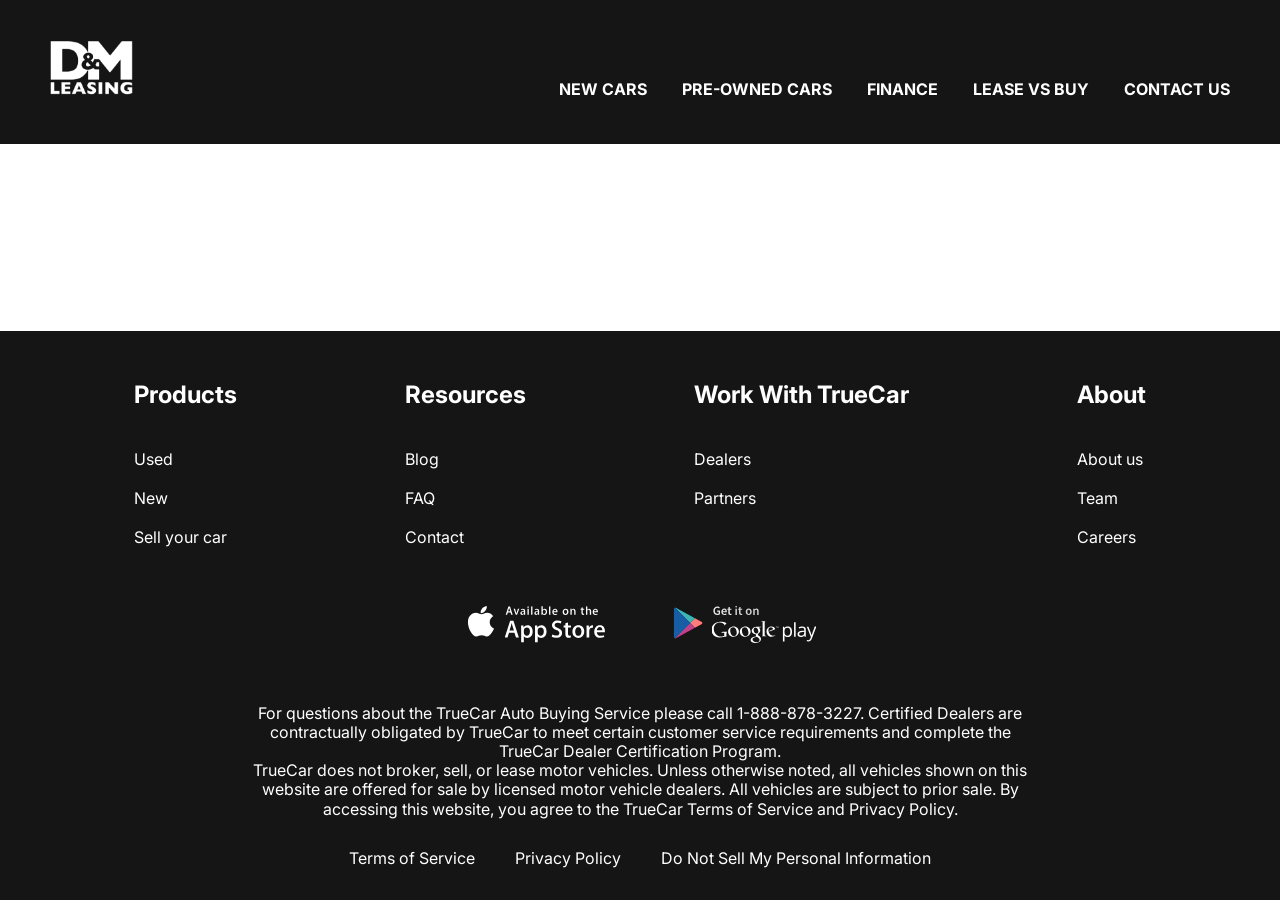
<file: contact.html>
<!doctype html>
<html lang="en">
  <head>
    <meta charset="UTF-8" />
    <meta name="viewport" content="width=device-width, initial-scale=1.0" />
    <link rel="stylesheet" href="css/style.css" />
    <link rel="preconnect" href="https://fonts.googleapis.com" />
    <link rel="preconnect" href="https://fonts.gstatic.com" crossorigin />
    <link
      rel="stylesheet"
      href="https://fonts.googleapis.com/css2?family=Inter:wght@400;700&display=swap"
    />
    <title>Lease cars</title>
  </head>
  <body>
    <div class="wrapper">
      <header class="header">
        <div class="container">
          <div class="header__inner">
            <a href="#" class="logo">
              <img src="images/logo.svg" alt="logo" class="logo__img" />
            </a>
            <nav class="menu">
              <ul class="menu__list">
                <li class="menu__List-item">
                  <a href="#" class="menu__list-link">NEW CARS</a>
                </li>
                <li class="menu__List-item">
                  <a href="#" class="menu__list-link">PRE-OWNED CARS</a>
                </li>
                <li class="menu__List-item">
                  <a href="#" class="menu__list-link">FINANCE</a>
                </li>
                <li class="menu__List-item">
                  <a href="#" class="menu__list-link">LEASE VS BUY</a>
                </li>
                <li class="menu__List-item">
                  <a href="#" class="menu__list-link">CONTACT US</a>
                </li>
              </ul>
            </nav>
          </div>
        </div>
      </header>

      <main class="main"></main>

      <footer class="footer">
        <div class="container">
          <nav class="footer__menu">
            <ul class="footer__menu-list">
              <li class="footer__menu-item">
                <p class="footer__menu-title">Products</p>
              </li>
              <li class="footer__menu-item">
                <a href="#" class="footer__menu-link">Used</a>
              </li>
              <li class="footer__menu-item">
                <a href="#" class="footer__menu-link">New</a>
              </li>
              <li class="footer__menu-item">
                <a href="#" class="footer__menu-link">Sell your car</a>
              </li>
            </ul>
            <ul class="footer__menu-list">
              <li class="footer__menu-item">
                <p class="footer__menu-title">Resources</p>
              </li>
              <li class="footer__menu-item">
                <a href="#" class="footer__menu-link">Blog</a>
              </li>
              <li class="footer__menu-item">
                <a href="#" class="footer__menu-link">FAQ</a>
              </li>
              <li class="footer__menu-item">
                <a href="#" class="footer__menu-link">Contact</a>
              </li>
            </ul>
            <ul class="footer__menu-list">
              <li class="footer__menu-item">
                <p class="footer__menu-title">Work With TrueCar</p>
              </li>
              <li class="footer__menu-item">
                <a href="#" class="footer__menu-link">Dealers</a>
              </li>
              <li class="footer__menu-item">
                <a href="#" class="footer__menu-link">Partners</a>
              </li>
            </ul>
            <ul class="footer__menu-list">
              <li class="footer__menu-item">
                <p class="footer__menu-title">About</p>
              </li>
              <li class="footer__menu-item">
                <a href="#" class="footer__menu-link">About us</a>
              </li>
              <li class="footer__menu-item">
                <a href="#" class="footer__menu-link">Team</a>
              </li>
              <li class="footer__menu-item">
                <a href="#" class="footer__menu-link">Careers</a>
              </li>
            </ul>
          </nav>

          <ul class="app">
            <li class="app__item">
              <a href="" class="app__item-link" href="#">
                <img
                  class="app__item-img"
                  src="images/appstore.svg"
                  alt="app store"
                />
              </a>
            </li>
            <li class="app__item">
              <a href="" class="app__item-link" href="#">
                <img
                  class="app__item-img"
                  src="images/googleplay.svg"
                  alt="app store"
                />
              </a>
            </li>
          </ul>

          <div class="footer__copy">
            <p class="footer__copy-text">
              For questions about the TrueCar Auto Buying Service please call
              1-888-878-3227. Certified Dealers are contractually obligated by
              TrueCar to meet certain customer service requirements and complete
              the TrueCar Dealer Certification Program.
            </p>
            <p class="footer__copy-text">
              TrueCar does not broker, sell, or lease motor vehicles. Unless
              otherwise noted, all vehicles shown on this website are offered
              for sale by licensed motor vehicle dealers. All vehicles are
              subject to prior sale. By accessing this website, you agree to the
              TrueCar Terms of Service and Privacy Policy.
            </p>
          </div>

          <nav class="copy__nav">
            <ul class="copy__nav-list">
              <li class="copy__nav-item">
                <a href="#" class="copy__nav-link">Terms of Service</a>
              </li>
              <li class="copy__nav-item">
                <a href="#" class="copy__nav-link">Privacy Policy</a>
              </li>
              <li class="copy__nav-item">
                <a href="#" class="copy__nav-link"
                  >Do Not Sell My Personal Information</a
                >
              </li>
            </ul>
          </nav>
        </div>
      </footer>
    </div>
  </body>
</html>
</file>
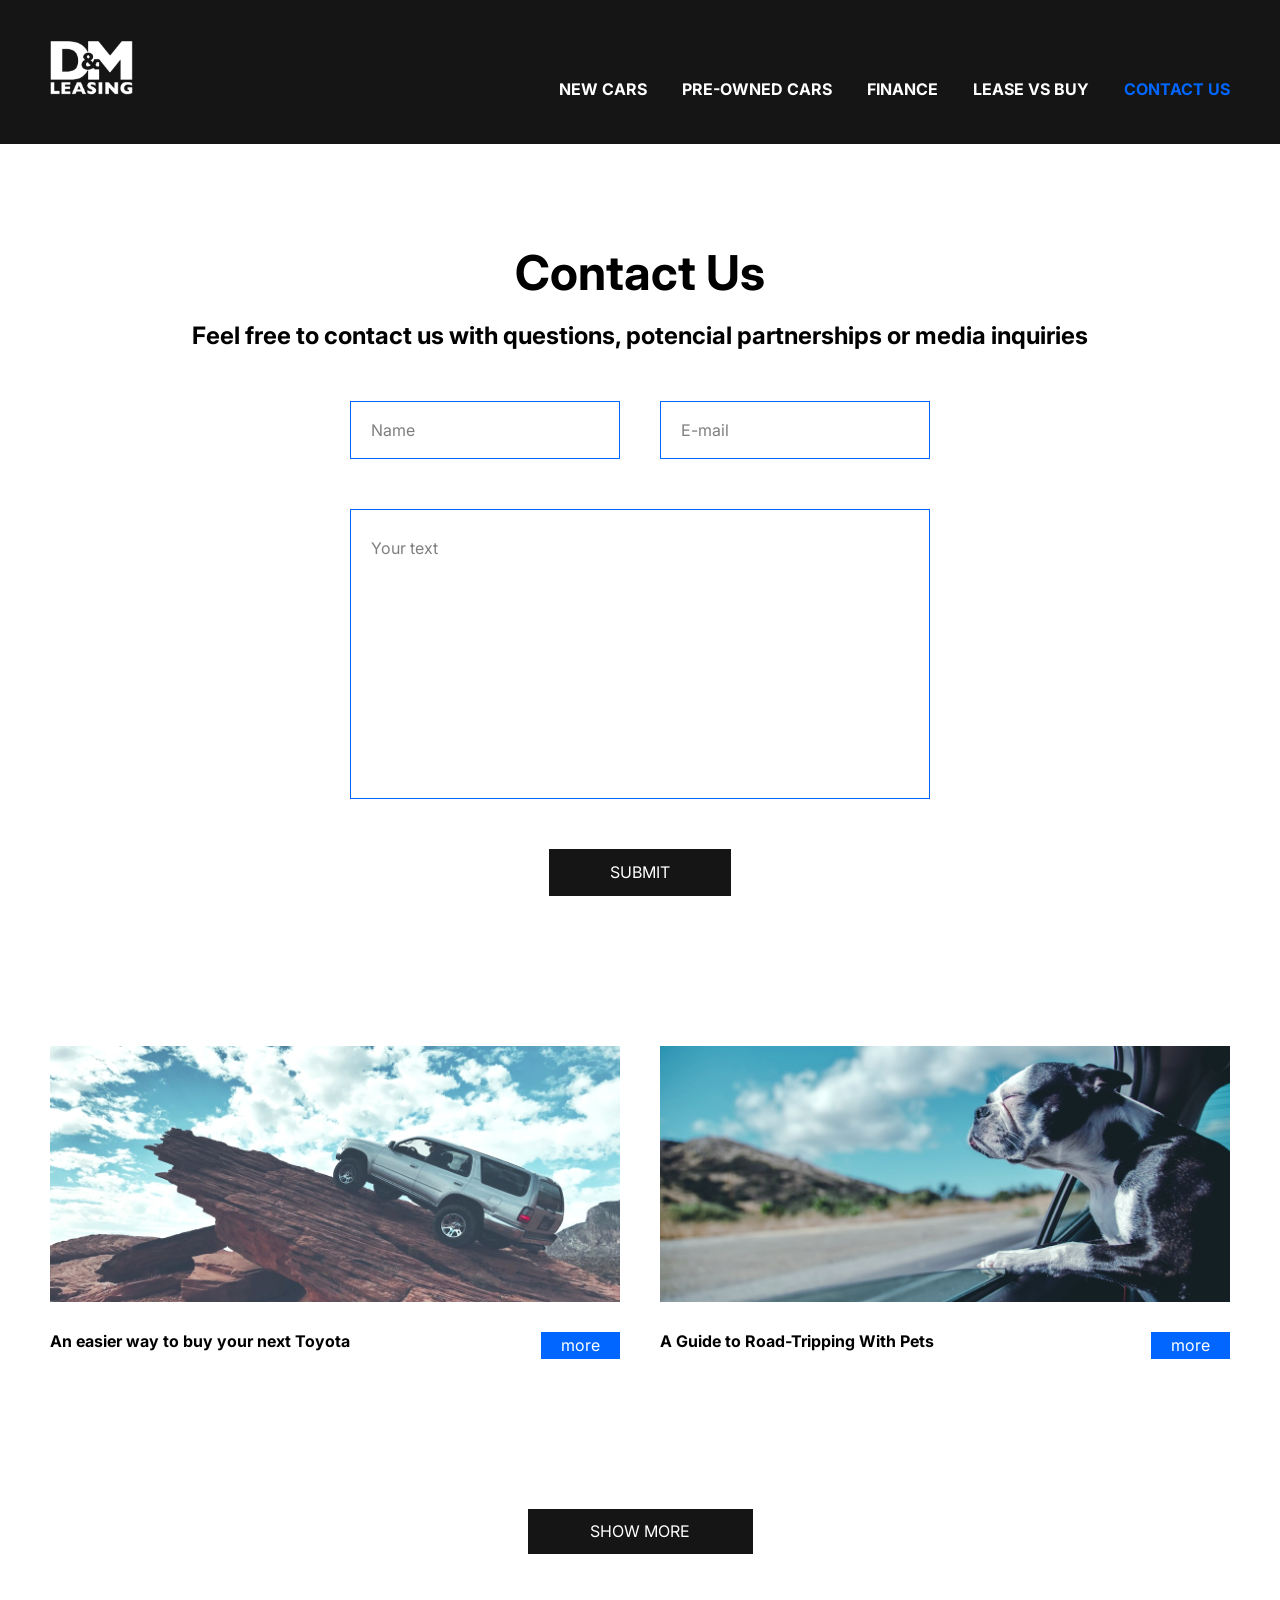
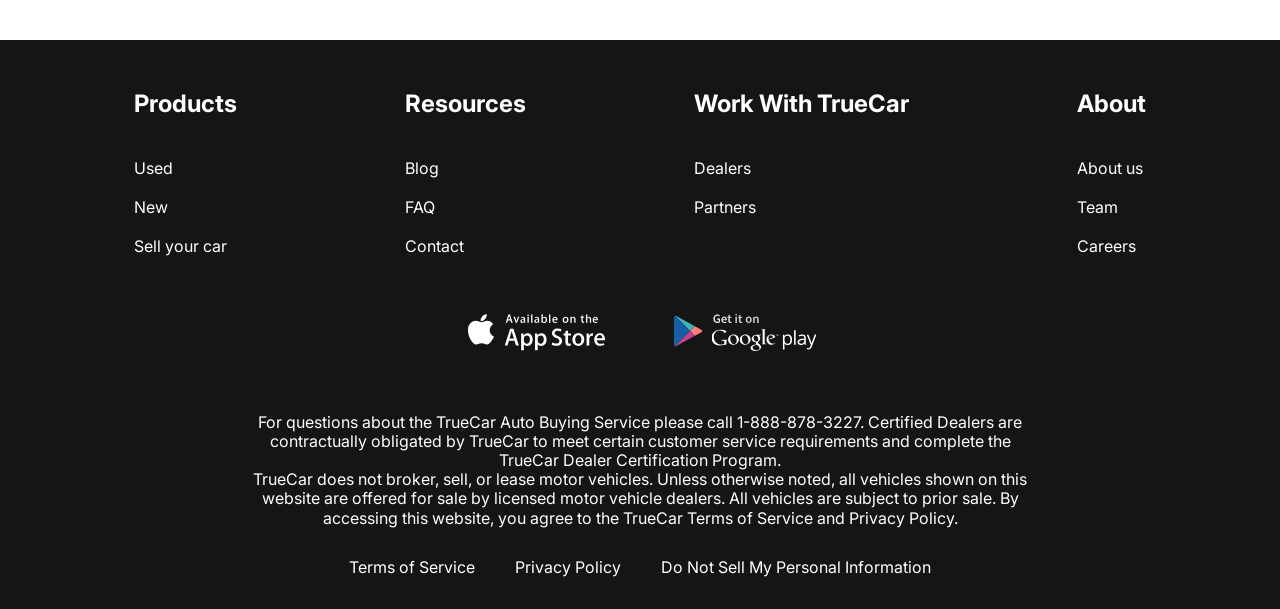
<file: contacts.html>
<!doctype html>
<html lang="en">
  <head>
    <meta charset="UTF-8" />
    <meta name="viewport" content="width=device-width, initial-scale=1.0" />
    <link rel="stylesheet" href="css/style.css" />
    <link rel="stylesheet" href="css/contacts.css" />
    <link rel="stylesheet" href="css/new-cars.css" />
    <link rel="preconnect" href="https://fonts.googleapis.com" />
    <link rel="preconnect" href="https://fonts.gstatic.com" crossorigin />
    <link
      rel="stylesheet"
      href="https://fonts.googleapis.com/css2?family=Inter:wght@400;700&display=swap"
    />
    <script src="js/main.js" defer></script>
    <title>Lease cars</title>
  </head>
  <body>
    <div class="wrapper">
      <header class="header">
        <div class="container">
          <div class="header__inner">
            <a href="index.html" class="logo">
              <img src="images/logo.svg" alt="logo" class="logo__img" />
            </a>
            <nav class="menu">
              <button class="menu__btn">
                <span></span>
                <span></span>
                <span></span>
              </button>
              <ul class="menu__list">
                <li class="menu__List-item">
                  <a href="new-cars.html" class="menu__list-link">NEW CARS</a>
                </li>
                <li class="menu__List-item">
                  <a href="#" class="menu__list-link">PRE-OWNED CARS</a>
                </li>
                <li class="menu__List-item">
                  <a href="#" class="menu__list-link">FINANCE</a>
                </li>
                <li class="menu__List-item">
                  <a href="#" class="menu__list-link">LEASE VS BUY</a>
                </li>
                <li class="menu__List-item">
                  <a
                    href="contacts.html"
                    class="menu__list-link menu__list-link--active"
                    >CONTACT US</a
                  >
                </li>
              </ul>
            </nav>
          </div>
        </div>
      </header>

      <main class="main">
        <section class="contacts">
          <div class="container">
            <h2 class="section-title contacts-title">Contact Us</h2>
            <p class="contacts__text">
              Feel free to contact us with questions, potencial partnerships or
              media inquiries
            </p>
            <form action="#" class="form">
              <input type="text" class="form__input" placeholder="Name" />
              <input type="email" class="form__input" placeholder="E-mail" />
              <textarea
                class="form__textarea"
                placeholder="Your text"
              ></textarea>
              <button class="form__btn" type="submit">SUBMIT</button>
            </form>
          </div>
        </section>
        <section class="blog">
          <div class="container">
            <div class="blog__items">
              <div class="blog__item">
                <img
                  class="blog__item-img"
                  src="images/blog-1.jpg"
                  alt="Blog image"
                />
                <h4 class="blog__item-title">
                  An easier way to buy your next Toyota
                </h4>
                <a href="#" class="blog__item-link">more</a>
              </div>
              <div class="blog__item">
                <img
                  class="blog__item-img"
                  src="images/blog-2.jpg"
                  alt="Blog image"
                />
                <h4 class="blog__item-title">
                  A Guide to Road-Tripping With Pets
                </h4>
                <a href="#" class="blog__item-link">more</a>
              </div>
            </div>
            <a class="showmore-link" href="#">SHOW MORE</a>
          </div>
        </section>
      </main>

      <footer class="footer">
        <div class="container">
          <nav class="footer__menu">
            <ul class="footer__menu-list">
              <li class="footer__menu-item">
                <p class="footer__menu-title">Products</p>
              </li>
              <li class="footer__menu-item">
                <a href="#" class="footer__menu-link">Used</a>
              </li>
              <li class="footer__menu-item">
                <a href="#" class="footer__menu-link">New</a>
              </li>
              <li class="footer__menu-item">
                <a href="#" class="footer__menu-link">Sell your car</a>
              </li>
            </ul>
            <ul class="footer__menu-list">
              <li class="footer__menu-item">
                <p class="footer__menu-title">Resources</p>
              </li>
              <li class="footer__menu-item">
                <a href="#" class="footer__menu-link">Blog</a>
              </li>
              <li class="footer__menu-item">
                <a href="#" class="footer__menu-link">FAQ</a>
              </li>
              <li class="footer__menu-item">
                <a href="#" class="footer__menu-link">Contact</a>
              </li>
            </ul>
            <ul class="footer__menu-list">
              <li class="footer__menu-item">
                <p class="footer__menu-title">Work With TrueCar</p>
              </li>
              <li class="footer__menu-item">
                <a href="#" class="footer__menu-link">Dealers</a>
              </li>
              <li class="footer__menu-item">
                <a href="#" class="footer__menu-link">Partners</a>
              </li>
            </ul>
            <ul class="footer__menu-list">
              <li class="footer__menu-item">
                <p class="footer__menu-title">About</p>
              </li>
              <li class="footer__menu-item">
                <a href="#" class="footer__menu-link">About us</a>
              </li>
              <li class="footer__menu-item">
                <a href="#" class="footer__menu-link">Team</a>
              </li>
              <li class="footer__menu-item">
                <a href="#" class="footer__menu-link">Careers</a>
              </li>
            </ul>
          </nav>

          <ul class="app">
            <li class="app__item">
              <a href="" class="app__item-link" href="#">
                <img
                  class="app__item-img"
                  src="images/appstore.svg"
                  alt="app store"
                />
              </a>
            </li>
            <li class="app__item">
              <a href="" class="app__item-link" href="#">
                <img
                  class="app__item-img"
                  src="images/googleplay.svg"
                  alt="app store"
                />
              </a>
            </li>
          </ul>

          <div class="footer__copy">
            <p class="footer__copy-text">
              For questions about the TrueCar Auto Buying Service please call
              1-888-878-3227. Certified Dealers are contractually obligated by
              TrueCar to meet certain customer service requirements and complete
              the TrueCar Dealer Certification Program.
            </p>
            <p class="footer__copy-text">
              TrueCar does not broker, sell, or lease motor vehicles. Unless
              otherwise noted, all vehicles shown on this website are offered
              for sale by licensed motor vehicle dealers. All vehicles are
              subject to prior sale. By accessing this website, you agree to the
              TrueCar Terms of Service and Privacy Policy.
            </p>
          </div>

          <nav class="copy__nav">
            <ul class="copy__nav-list">
              <li class="copy__nav-item">
                <a href="#" class="copy__nav-link">Terms of Service</a>
              </li>
              <li class="copy__nav-item">
                <a href="#" class="copy__nav-link">Privacy Policy</a>
              </li>
              <li class="copy__nav-item">
                <a href="#" class="copy__nav-link"
                  >Do Not Sell My Personal Information</a
                >
              </li>
            </ul>
          </nav>
        </div>
      </footer>
    </div>
  </body>
</html>
</file>
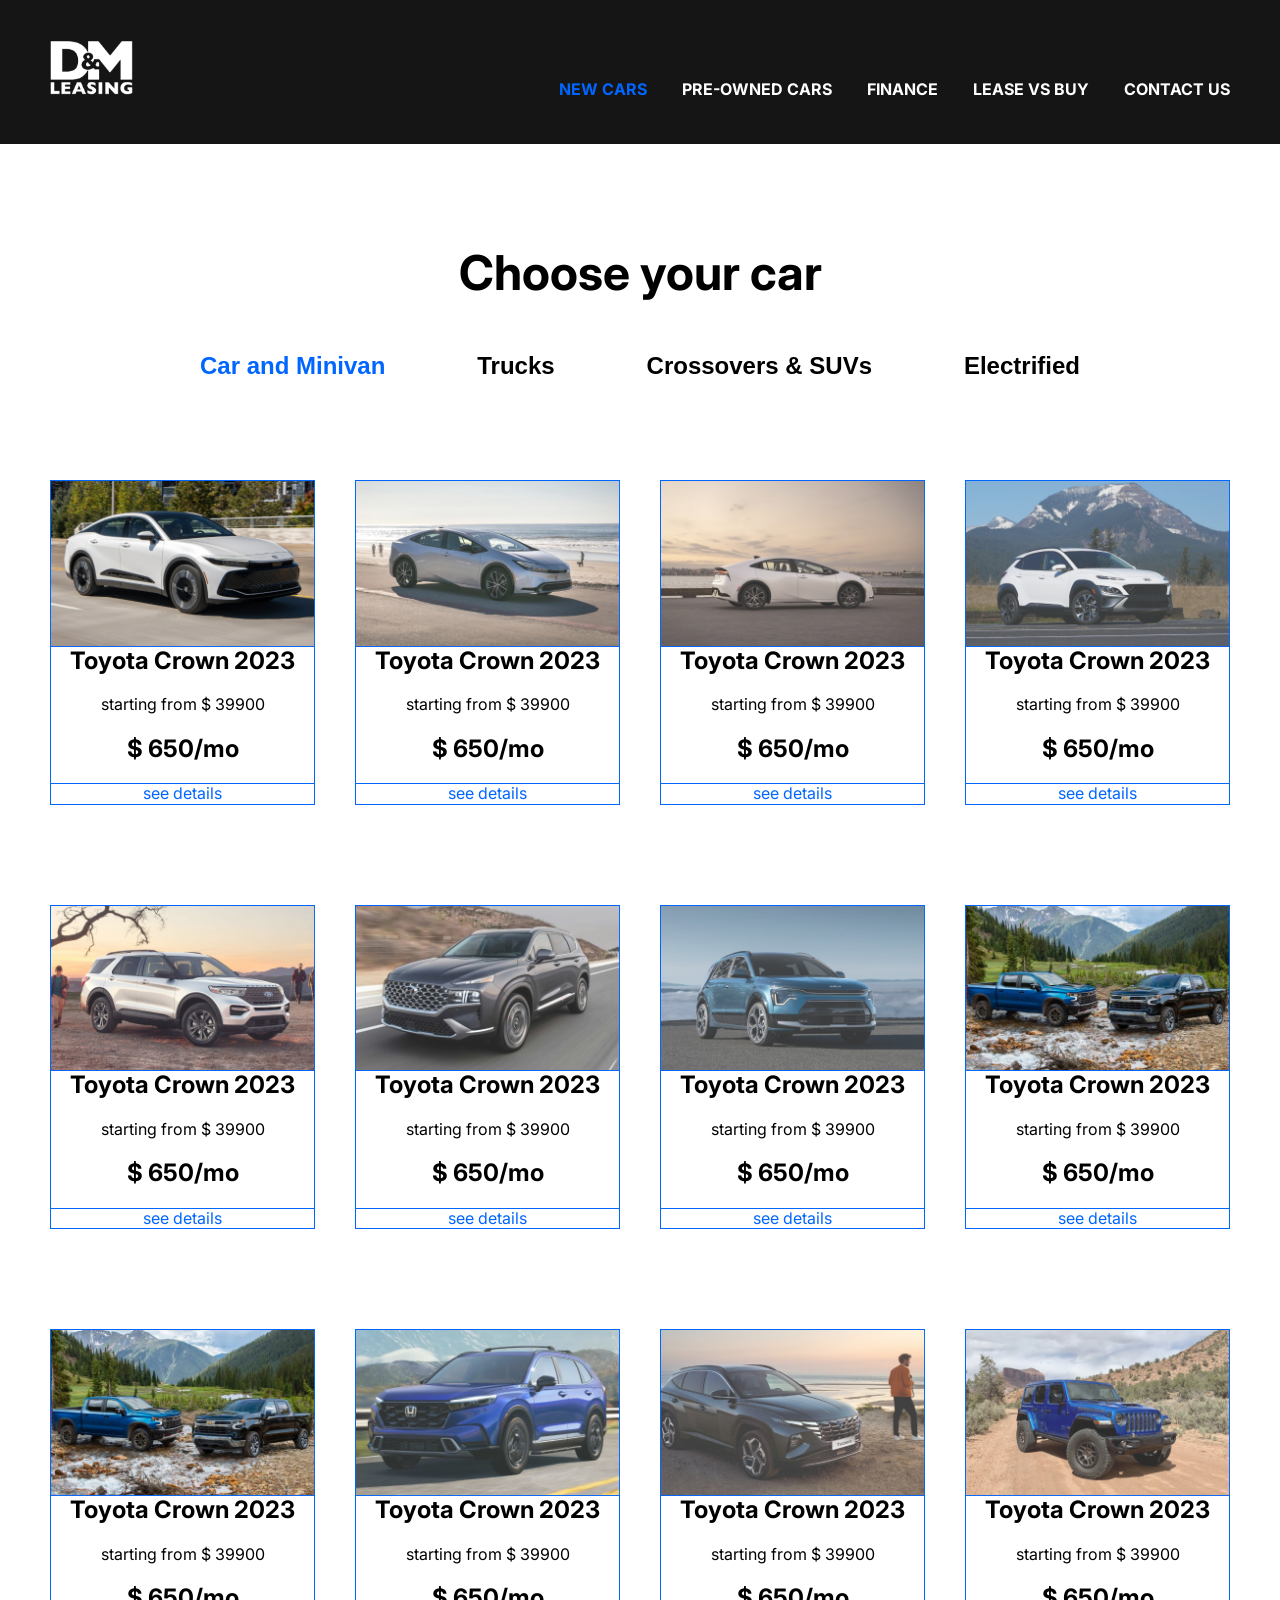
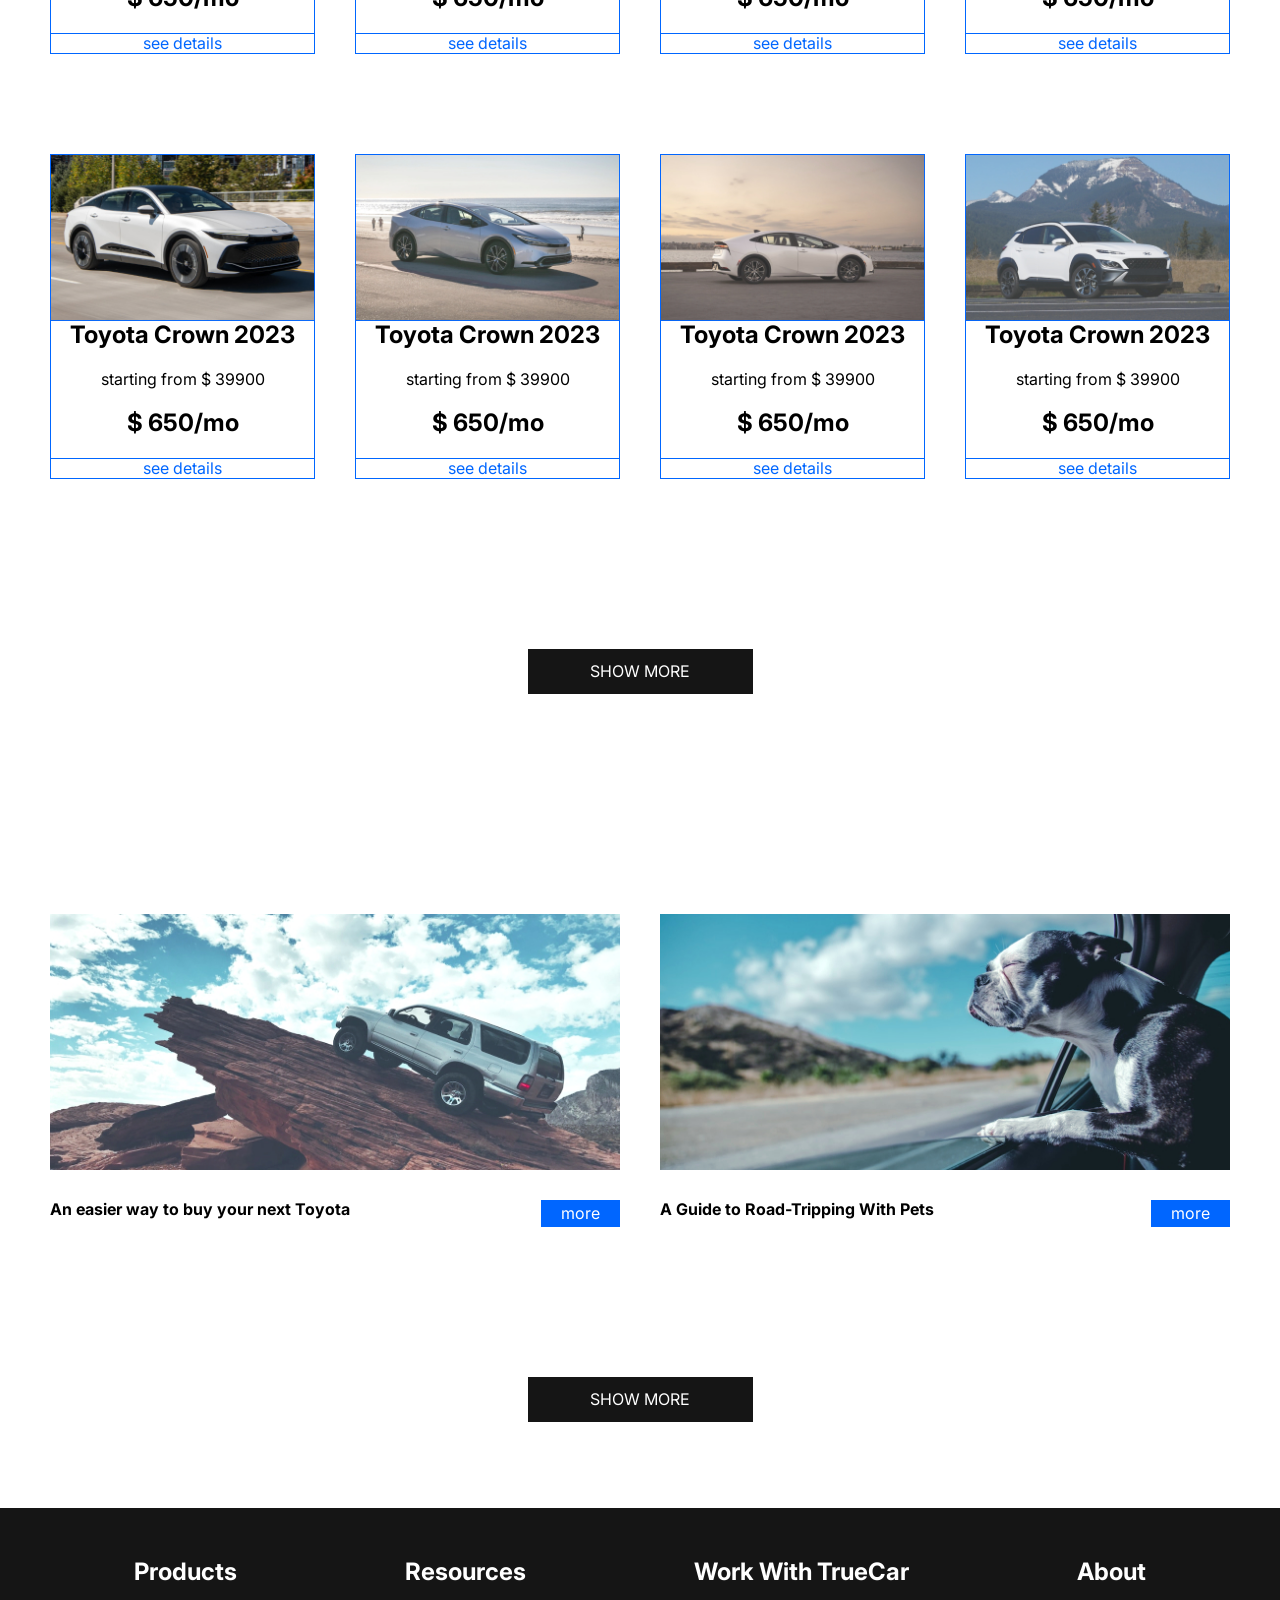
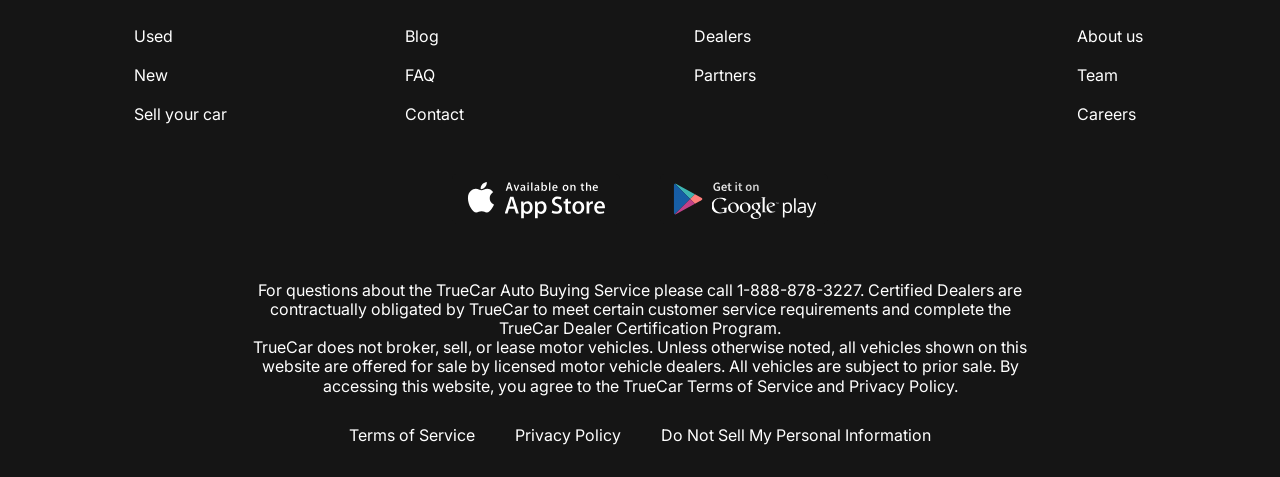
<file: new-cars.html>
<!doctype html>
<html lang="en">
  <head>
    <meta charset="UTF-8" />
    <meta name="viewport" content="width=device-width, initial-scale=1.0" />
    <link rel="stylesheet" href="css/style.css" />
    <link rel="stylesheet" href="css/contacts.css" />
    <link rel="stylesheet" href="css/new-cars.css" />
    <link rel="preconnect" href="https://fonts.googleapis.com" />
    <link rel="preconnect" href="https://fonts.gstatic.com" crossorigin />
    <link
      rel="stylesheet"
      href="https://fonts.googleapis.com/css2?family=Inter:wght@400;700&display=swap"
    />
    <script src="js/main.js" defer></script>
    <title>Lease cars</title>
  </head>
  <body>
    <div class="wrapper">
      <header class="header">
        <div class="container">
          <div class="header__inner">
            <a href="index.html" class="logo">
              <img src="images/logo.svg" alt="logo" class="logo__img" />
            </a>
            <nav class="menu">
              <button class="menu__btn">
                <span></span>
                <span></span>
                <span></span>
              </button>
              <ul class="menu__list">
                <li class="menu__List-item">
                  <a
                    href="new-cars.html"
                    class="menu__list-link menu__list-link--active"
                    >NEW CARS</a
                  >
                </li>
                <li class="menu__List-item">
                  <a href="#" class="menu__list-link">PRE-OWNED CARS</a>
                </li>
                <li class="menu__List-item">
                  <a href="#" class="menu__list-link">FINANCE</a>
                </li>
                <li class="menu__List-item">
                  <a href="#" class="menu__list-link">LEASE VS BUY</a>
                </li>
                <li class="menu__List-item">
                  <a href="contacts.html" class="menu__list-link">CONTACT US</a>
                </li>
              </ul>
            </nav>
          </div>
        </div>
      </header>

      <main class="main">
        <section class="choose">
          <div class="container">
            <h2 class="section-title">Choose your car</h2>
            <div class="tabs">
              <div class="tabs__btn">
                <button
                  class="tabs__btn-item tabs__btn-item--active"
                  data-button="content-1"
                >
                  Car and Minivan
                </button>
                <button class="tabs__btn-item" data-button="content-2">
                  Trucks
                </button>
                <button class="tabs__btn-item" data-button="content-3">
                  Crossovers & SUVs
                </button>
                <button class="tabs__btn-item" data-button="content-4">
                  Electrified
                </button>
              </div>
              <div class="tabs__content">
                <div
                  class="tabs__content-item tabs__content-item--active"
                  id="content-1"
                >
                  <div class="card">
                    <img
                      class="card-img"
                      src="images/card-1.jpg"
                      alt="Car image"
                    />
                    <div class="card__content">
                      <h4 class="card__title">Toyota Crown 2023</h4>
                      <p class="cart__text">starting from $ 39900</p>
                      <p class="card__price">$ 650/mo</p>
                    </div>
                    <a href="#" class="card__link">see details</a>
                  </div>
                  <div class="card">
                    <img
                      class="card-img"
                      src="images/card-2.jpg"
                      alt="Car image"
                    />
                    <div class="card__content">
                      <h4 class="card__title">Toyota Crown 2023</h4>
                      <p class="cart__text">starting from $ 39900</p>
                      <p class="card__price">$ 650/mo</p>
                    </div>
                    <a href="#" class="card__link">see details</a>
                  </div>
                  <div class="card">
                    <img
                      class="card-img"
                      src="images/card-3.jpg"
                      alt="Car image"
                    />
                    <div class="card__content">
                      <h4 class="card__title">Toyota Crown 2023</h4>
                      <p class="cart__text">starting from $ 39900</p>
                      <p class="card__price">$ 650/mo</p>
                    </div>
                    <a href="#" class="card__link">see details</a>
                  </div>
                  <div class="card">
                    <img
                      class="card-img"
                      src="images/card-4.jpg"
                      alt="Car image"
                    />
                    <div class="card__content">
                      <h4 class="card__title">Toyota Crown 2023</h4>
                      <p class="cart__text">starting from $ 39900</p>
                      <p class="card__price">$ 650/mo</p>
                    </div>
                    <a href="#" class="card__link">see details</a>
                  </div>
                </div>
                <div
                  class="tabs__content-item tabs__content-item--active"
                  id="content-2"
                >
                  <div class="card">
                    <img
                      class="card-img"
                      src="images/card-5.jpg"
                      alt="Car image"
                    />
                    <div class="card__content">
                      <h4 class="card__title">Toyota Crown 2023</h4>
                      <p class="cart__text">starting from $ 39900</p>
                      <p class="card__price">$ 650/mo</p>
                    </div>
                    <a href="#" class="card__link">see details</a>
                  </div>
                  <div class="card">
                    <img
                      class="card-img"
                      src="images/card-6.jpg"
                      alt="Car image"
                    />
                    <div class="card__content">
                      <h4 class="card__title">Toyota Crown 2023</h4>
                      <p class="cart__text">starting from $ 39900</p>
                      <p class="card__price">$ 650/mo</p>
                    </div>
                    <a href="#" class="card__link">see details</a>
                  </div>
                  <div class="card">
                    <img
                      class="card-img"
                      src="images/card-7.jpg"
                      alt="Car image"
                    />
                    <div class="card__content">
                      <h4 class="card__title">Toyota Crown 2023</h4>
                      <p class="cart__text">starting from $ 39900</p>
                      <p class="card__price">$ 650/mo</p>
                    </div>
                    <a href="#" class="card__link">see details</a>
                  </div>
                  <div class="card">
                    <img
                      class="card-img"
                      src="images/card-8.jpg"
                      alt="Car image"
                    />
                    <div class="card__content">
                      <h4 class="card__title">Toyota Crown 2023</h4>
                      <p class="cart__text">starting from $ 39900</p>
                      <p class="card__price">$ 650/mo</p>
                    </div>
                    <a href="#" class="card__link">see details</a>
                  </div>
                </div>
                <div
                  class="tabs__content-item tabs__content-item--active"
                  id="content-3"
                >
                  <div class="card">
                    <img
                      class="card-img"
                      src="images/card-8.jpg"
                      alt="Car image"
                    />
                    <div class="card__content">
                      <h4 class="card__title">Toyota Crown 2023</h4>
                      <p class="cart__text">starting from $ 39900</p>
                      <p class="card__price">$ 650/mo</p>
                    </div>
                    <a href="#" class="card__link">see details</a>
                  </div>
                  <div class="card">
                    <img
                      class="card-img"
                      src="images/card-9.jpg"
                      alt="Car image"
                    />
                    <div class="card__content">
                      <h4 class="card__title">Toyota Crown 2023</h4>
                      <p class="cart__text">starting from $ 39900</p>
                      <p class="card__price">$ 650/mo</p>
                    </div>
                    <a href="#" class="card__link">see details</a>
                  </div>
                  <div class="card">
                    <img
                      class="card-img"
                      src="images/card-10.jpg"
                      alt="Car image"
                    />
                    <div class="card__content">
                      <h4 class="card__title">Toyota Crown 2023</h4>
                      <p class="cart__text">starting from $ 39900</p>
                      <p class="card__price">$ 650/mo</p>
                    </div>
                    <a href="#" class="card__link">see details</a>
                  </div>
                  <div class="card">
                    <img
                      class="card-img"
                      src="images/card-12.jpg"
                      alt="Car image"
                    />
                    <div class="card__content">
                      <h4 class="card__title">Toyota Crown 2023</h4>
                      <p class="cart__text">starting from $ 39900</p>
                      <p class="card__price">$ 650/mo</p>
                    </div>
                    <a href="#" class="card__link">see details</a>
                  </div>
                </div>
                <div
                  class="tabs__content-item tabs__content-item--active"
                  id="content-4"
                >
                  <div class="card">
                    <img
                      class="card-img"
                      src="images/card-1.jpg"
                      alt="Car image"
                    />
                    <div class="card__content">
                      <h4 class="card__title">Toyota Crown 2023</h4>
                      <p class="cart__text">starting from $ 39900</p>
                      <p class="card__price">$ 650/mo</p>
                    </div>
                    <a href="#" class="card__link">see details</a>
                  </div>
                  <div class="card">
                    <img
                      class="card-img"
                      src="images/card-2.jpg"
                      alt="Car image"
                    />
                    <div class="card__content">
                      <h4 class="card__title">Toyota Crown 2023</h4>
                      <p class="cart__text">starting from $ 39900</p>
                      <p class="card__price">$ 650/mo</p>
                    </div>
                    <a href="#" class="card__link">see details</a>
                  </div>
                  <div class="card">
                    <img
                      class="card-img"
                      src="images/card-3.jpg"
                      alt="Car image"
                    />
                    <div class="card__content">
                      <h4 class="card__title">Toyota Crown 2023</h4>
                      <p class="cart__text">starting from $ 39900</p>
                      <p class="card__price">$ 650/mo</p>
                    </div>
                    <a href="#" class="card__link">see details</a>
                  </div>
                  <div class="card">
                    <img
                      class="card-img"
                      src="images/card-4.jpg"
                      alt="Car image"
                    />
                    <div class="card__content">
                      <h4 class="card__title">Toyota Crown 2023</h4>
                      <p class="cart__text">starting from $ 39900</p>
                      <p class="card__price">$ 650/mo</p>
                    </div>
                    <a href="#" class="card__link">see details</a>
                  </div>
                </div>
              </div>
            </div>
            <a class="showmore-link" href="#">SHOW MORE</a>
          </div>
        </section>
        <section class="blog">
          <div class="container">
            <div class="blog__items">
              <div class="blog__item">
                <img
                  class="blog__item-img"
                  src="images/blog-1.jpg"
                  alt="Blog image"
                />
                <h4 class="blog__item-title">
                  An easier way to buy your next Toyota
                </h4>
                <a href="#" class="blog__item-link">more</a>
              </div>
              <div class="blog__item">
                <img
                  class="blog__item-img"
                  src="images/blog-2.jpg"
                  alt="Blog image"
                />
                <h4 class="blog__item-title">
                  A Guide to Road-Tripping With Pets
                </h4>
                <a href="#" class="blog__item-link">more</a>
              </div>
            </div>
            <a class="showmore-link" href="#">SHOW MORE</a>
          </div>
        </section>
      </main>

      <footer class="footer">
        <div class="container">
          <nav class="footer__menu">
            <ul class="footer__menu-list">
              <li class="footer__menu-item">
                <p class="footer__menu-title">Products</p>
              </li>
              <li class="footer__menu-item">
                <a href="#" class="footer__menu-link">Used</a>
              </li>
              <li class="footer__menu-item">
                <a href="#" class="footer__menu-link">New</a>
              </li>
              <li class="footer__menu-item">
                <a href="#" class="footer__menu-link">Sell your car</a>
              </li>
            </ul>
            <ul class="footer__menu-list">
              <li class="footer__menu-item">
                <p class="footer__menu-title">Resources</p>
              </li>
              <li class="footer__menu-item">
                <a href="#" class="footer__menu-link">Blog</a>
              </li>
              <li class="footer__menu-item">
                <a href="#" class="footer__menu-link">FAQ</a>
              </li>
              <li class="footer__menu-item">
                <a href="#" class="footer__menu-link">Contact</a>
              </li>
            </ul>
            <ul class="footer__menu-list">
              <li class="footer__menu-item">
                <p class="footer__menu-title">Work With TrueCar</p>
              </li>
              <li class="footer__menu-item">
                <a href="#" class="footer__menu-link">Dealers</a>
              </li>
              <li class="footer__menu-item">
                <a href="#" class="footer__menu-link">Partners</a>
              </li>
            </ul>
            <ul class="footer__menu-list">
              <li class="footer__menu-item">
                <p class="footer__menu-title">About</p>
              </li>
              <li class="footer__menu-item">
                <a href="#" class="footer__menu-link">About us</a>
              </li>
              <li class="footer__menu-item">
                <a href="#" class="footer__menu-link">Team</a>
              </li>
              <li class="footer__menu-item">
                <a href="#" class="footer__menu-link">Careers</a>
              </li>
            </ul>
          </nav>

          <ul class="app">
            <li class="app__item">
              <a href="" class="app__item-link" href="#">
                <img
                  class="app__item-img"
                  src="images/appstore.svg"
                  alt="app store"
                />
              </a>
            </li>
            <li class="app__item">
              <a href="" class="app__item-link" href="#">
                <img
                  class="app__item-img"
                  src="images/googleplay.svg"
                  alt="app store"
                />
              </a>
            </li>
          </ul>

          <div class="footer__copy">
            <p class="footer__copy-text">
              For questions about the TrueCar Auto Buying Service please call
              1-888-878-3227. Certified Dealers are contractually obligated by
              TrueCar to meet certain customer service requirements and complete
              the TrueCar Dealer Certification Program.
            </p>
            <p class="footer__copy-text">
              TrueCar does not broker, sell, or lease motor vehicles. Unless
              otherwise noted, all vehicles shown on this website are offered
              for sale by licensed motor vehicle dealers. All vehicles are
              subject to prior sale. By accessing this website, you agree to the
              TrueCar Terms of Service and Privacy Policy.
            </p>
          </div>

          <nav class="copy__nav">
            <ul class="copy__nav-list">
              <li class="copy__nav-item">
                <a href="#" class="copy__nav-link">Terms of Service</a>
              </li>
              <li class="copy__nav-item">
                <a href="#" class="copy__nav-link">Privacy Policy</a>
              </li>
              <li class="copy__nav-item">
                <a href="#" class="copy__nav-link"
                  >Do Not Sell My Personal Information</a
                >
              </li>
            </ul>
          </nav>
        </div>
      </footer>
    </div>
  </body>
</html>
</file>
<file: css/style.css>
html {
  box-sizing: border-box;
}

*,
*::after,
*::before {
  box-sizing: inherit;
  margin: 0;
  padding: 0;
}

html,
body {
  height: 100%;
}

ul {
  list-style: none;
}

a {
  text-decoration: none;
  color: inherit;
}

.section-title {
  margin-bottom: 50px;
  font-size: 48px;
  font-weight: 700;
  text-align: center;
}

.wrapper {
  min-height: 100%;
  display: flex;
  flex-direction: column;
}

.container {
  max-width: 1200px;
  margin: 0 auto;
  padding: 0 10px;
}

body {
  font-family: "Inter", sans-serif;
  font-size: 16px;
  font-weight: 400;
  line-height: 1.2;
}

.header {
  background-color: #151515;
}

.header-main {
  background-color: transparent;
  position: absolute;
  z-index: 10;
  left: 0;
  right: 0;
}

.header__inner {
  padding-top: 40px;
  padding-bottom: 45px;
  display: flex;
  justify-content: space-between;
  align-items: flex-end;
}

.menu__list {
  display: flex;
  gap: 35px;
}

.menu__list-link {
  color: #fff;
  text-transform: uppercase;
  font-weight: 700;
}

.menu__list-link--active {
  color: #0066ff;
}

.footer {
  background-color: #151515;
  padding: 50px 0 32px 0;
  color: #fff;
}

.footer__menu {
  display: flex;
  justify-content: space-around;
  margin-bottom: 50px;
}

.footer__menu-list {
  max-width: 250px;
}

.footer__menu-title {
  font-size: 24px;
  font-weight: 700;
  padding-bottom: 20px;
}

.footer__menu-item + .footer__menu-item {
  padding-top: 20px;
}

.app {
  display: flex;
  justify-content: center;
  gap: 40px;
  margin-bottom: 52px;
}

.footer__copy {
  max-width: 800px;
  margin: 0 auto 30px;
  text-align: center;
}

.copy__nav-list {
  display: flex;
  justify-content: center;
  gap: 40px;
}

.main {
  flex-grow: 1;
}

.top {
  color: #fff;
  text-align: center;
  padding-top: 250px;
  padding-bottom: 50px;
  position: absolute;
  z-index: 5;
  left: 0;
  right: 0;
}

.title {
  padding-bottom: 40px;
  font-size: 96px;
  font-weight: 700;
}

.top__link {
  background-color: #151515;
  padding: 23px;
  max-width: 430px;
  width: 100%;
  display: inline-block;
  text-transform: uppercase;
  font-size: 36px;
  font-weight: 700;
}

.swiper::after {
  content: "";
  background: rgba(21, 21, 21, 0.3);
  position: absolute;
  z-index: 5;
  left: 0;
  right: 0;
  bottom: 0;
  top: 0;
}

.swiper-slide {
  background-repeat: no-repeat;
  background-size: cover;
  background-position: center;
  height: 100vh;
}

.swiper-pagination-bullet {
  width: 120px;
  height: 3px;
  background-color: #151515;
  border-radius: 0;
  opacity: 1;
}

.swiper-horizontal > .swiper-pagination-bullets,
.swiper-pagination-bullets.swiper-pagination-horizontal {
  margin: 0 15px !important;
}

.swiper-pagination-bullets.swiper-pagination-horizontal,
.swiper-pagination-custom {
  bottom: 50px;
}

.swiper-pagination-bullet-active {
  height: 6px;
  background-color: #fff;
}

.why-lease {
  padding: 150px 0;
}

.why-lease__list {
  display: grid;
  grid-template-columns: repeat(4, 1fr);
  gap: 40px;
  text-align: center;
}

.why-list__item-img {
  margin-bottom: 30px;
}

.why-list__item-title {
  margin-bottom: 30px;
  font-size: 24px;
  font-weight: 700;
}

.why-list__item-text {
  text-align: left;
}

.how-does {
  padding-bottom: 150px;
}

.how-does__inner {
  max-width: 600px;
  margin: 0 auto;
}

.how__does-title {
  font-size: 24px;
  font-weight: 700;
  padding-top: 50px;
}

.how__does-list {
  padding: 50px 0 70px;
  counter-reset: myCounter;
}

.how__does-item {
  list-style-type: none;
  width: 270px;
  position: relative;
  margin-left: auto;
  box-sizing: content-box;
  padding: 19px 0 19px 240px;
  min-height: 63px;
}

.how__does-item + .how__does-item {
  margin-top: 40px;
}

.how__does-item::before {
  counter-increment: myCounter;
  content: counter(myCounter);
  display: flex;
  justify-content: center;
  align-items: center;
  background-color: #0066ff;
  font-size: 48px;
  font-weight: 700;
  width: 100px;
  height: 100px;
  border-radius: 50%;
  color: #fff;
  position: absolute;
  left: 0;
  top: 0;
}

.video {
  padding-bottom: 150px;
}

.video__text {
  margin-bottom: 20px;
}

.video__text {
  font-size: 24px;
  font-weight: 700;
  text-align: center;
}

.video__content {
  margin: 0 auto;
  display: block;
}

.important {
  padding-bottom: 150px;
}

.important__title {
  margin-bottom: 20px;
}

.important__text {
  max-width: 580px;
  margin: 0 auto 50px;
}

.important__list {
  display: grid;
  grid-template-columns: repeat(4, 1fr);
}

.important__item-img {
  margin-bottom: 20px;
}

.menu__btn {
  width: 30px;
  height: 30px;
  display: flex;
  flex-direction: column;
  justify-content: space-between;
  padding: 0;
  border: none;
  background-color: transparent;
  cursor: pointer;
  display: none;
}

.menu__btn span {
  height: 2px;
  background-color: #fff;
  width: 100%;
}

@media (max-width: 1180px) {
  .important__list {
    gap: 30px 20px;
  }
  .important__item-img {
    width: 100%;
  }
}

@media (max-width: 1080px) {
  .video__content {
    width: 100%;
  }
}

@media (max-width: 860px) {
  .menu__btn {
    display: flex;
  }
  .menu__btn,
  .logo {
    position: relative;
    z-index: 10;
  }
  .menu__list {
    position: absolute;
    z-index: 5;
    background-color: #151515;
    flex-direction: column;
    top: 0;
    left: 0;
    right: 0;
    bottom: 0;
    padding-top: 200px;
    height: 100vh;
    align-items: center;
    transform: translate(-100%);
    transition: transform 0.3s ease;
  }
  .menu__list.menu__list--active {
    transform: translate(0%);
  }
  .why-lease__list {
    grid-template-columns: repeat(2, 1fr);
    gap: 20px;
  }
  .important__list {
    grid-template-columns: repeat(2, 1fr);
  }
}

@media (max-width: 768px) {
  .title {
    font-size: 70px;
  }
  .top__link {
    padding: 16px;
    max-width: 360px;
    font-size: 28px;
  }
  .swiper-pagination-bullet {
    width: 60px;
  }
  .swiper-pagination-bullet-active {
    height: 4px;
  }
  .video__content {
    height: 400px;
  }
  .footer__menu {
    display: grid;
    grid-template-columns: repeat(2, 1fr);
    gap: 40px;
  }
}

@media (max-width: 540px) {
  .title {
    font-size: 60px;
  }
  .top__link {
    max-width: 310px;
    font-size: 24px;
  }
  .swiper-pagination-gorizontal
    .swiper-pugination-bulets
    .swiper-pagination-bullet {
    margin: 0 10px;
  }
  .swiper-pagination-bullet {
    width: 35px;
  }
  .why-lease__list {
    grid-template-columns: repeat(1, 1fr);
  }
  .why-lease {
    padding: 50px 0;
  }
  .section-title {
    font-size: 34px;
  }
  .how__does-list {
    padding: 30px 0 40px;
  }
  .how-does {
    padding-bottom: 50px;
  }
  .video {
    padding-bottom: 50px;
  }
  .video__content {
    height: 200px;
  }
  .how__does-item {
    padding: 65px 0 19px 0;
    margin-right: auto;
  }
  .how__does-item::before {
    right: 0;
    margin: 0 auto;
    width: 50px;
    height: 50px;
    font-size: 32px;
  }
  .important__list {
    grid-template-columns: repeat(1, 1fr);
  }
  .app,
  .copy__nav-list {
    flex-direction: column;
    align-items: center;
  }
  .copy__nav-list {
    gap: 20px;
  }
}
</file>
<file: css/contacts.css>
.contacts {
  padding: 100px 0 150px;
}

.contacts-title {
  margin-bottom: 20px;
}

.contacts__text {
  text-align: center;
  font-weight: 700;
  font-size: 24px;
  margin-bottom: 50px;
  padding: 0 100px;
}

.form {
  max-width: 580px;
  margin: 0 auto;
  display: flex;
  justify-content: space-between;
  flex-wrap: wrap;
}

.form__input {
  width: 270px;
  padding: 18px 20px;
  display: inline-block;
  border: 1px solid #0066ff;
  margin-bottom: 50px;
  font-family: "Inter", sans-serif;
  font-size: 16px;
  font-weight: 400;
  line-height: 1.3;
  color: #000;
}

.form__input::placeholder,
.form__textarea::placeholder {
  font-family: "Inter", sans-serif;
  font-size: 16px;
  font-weight: 400;
  line-height: 1.3;
  color: #000;
  opacity: 0.5;
}

.form__textarea {
  width: 100%;
  resize: none;
  padding: 28px 20px;
  margin-bottom: 50px;
  height: 290px;
  border: 1px solid #0066ff;
  font-family: "Inter", sans-serif;
  font-size: 16px;
  font-weight: 400;
  line-height: 1.3;
  color: #000;
}

.form__btn {
  text-transform: uppercase;
  color: #fff;
  background-color: #151515;
  font-family: "Inter", sans-serif;
  font-size: 16px;
  font-weight: 400;
  line-height: 1.3;
  padding: 13px 61px;
  margin: 0 auto;
  border: none;
}

.blog {
  padding-bottom: 16px;
}

.blog__items {
  display: grid;
  grid-template-columns: repeat(2, 1fr);
  gap: 40px;
}

.blog__item {
  display: flex;
  justify-content: space-between;
  flex-wrap: wrap;
  padding-bottom: 150px;
}

.blog__item-img {
  margin-bottom: 30px;
  width: 100%;
}

.blog__item-title {
  flex-basis: 446px;
  /* font-size: 24px;
  font-weight: 700; */
}

.blog__item-link {
  color: #fff;
  background-color: #0066ff;
  padding: 4px 20px;
}

.showmore-link {
  text-transform: uppercase;
  background-color: #151515;
  padding: 13px;
  color: #fff;
  width: 225px;
  margin: 0 auto;
  text-align: center;
  display: block;
  margin-bottom: 70px;
}

@media (max-width: 650px) {
  .blog__item {
    padding-bottom: 20px;
  }
  .contacts {
    padding: 50px 0;
  }
  .form__input {
    width: 100%;
    margin-bottom: 30px;
  }
}

@media (max-width: 540px) {
  .blog__item-title {
    margin-bottom: 10px;
  }
  .blog__item-link {
    margin-left: auto;
  }
  .contacts__text {
    padding: 0;
  }
}
</file>
<file: css/new-cars.css>
.choose {
  padding: 100px 0 150px;
}

.tabs {
  margin-bottom: 70px;
}

.tabs__btn {
  padding: 0 150px 100px;
  display: flex;
  justify-content: space-between;
  gap: 80px;
}

.tabs__btn-item {
  font-size: 24px;
  font-weight: 700;
  cursor: pointer;
  border: none;
  background-color: transparent;
  padding: 0;
}

.tabs__btn-item--active {
  color: #0066ff;
}

.tabs__content-item {
  display: none;
  grid-template-columns: repeat(4, 1fr);
  gap: 40px;
}

.tabs__content-item.tabs__content-item--active {
  display: grid;
}

.card {
  text-align: center;
  margin-bottom: 100px;
}

.card-img {
  display: block;
}

.card__content {
  padding: 0 5px;
  border: 1px solid #0066ff;
  border-top: 0;
}

.card__title {
  padding-top: 20px;
  font-size: 24px;
  font-weight: 700;
  margin-bottom: 20px;
  padding: 0 5px;
}

.cart__text {
  margin-bottom: 20px;
}

.card__price {
  margin-bottom: 20px;
  margin-bottom: 20px;
  font-size: 24px;
  font-weight: 700;
}

.card__link {
  display: block;
  color: #0066ff;
  border: 1px solid #0066ff;
  border-top: 0;
}

.card-img {
  width: 100%;
}

@media (max-width: 1180px) {
  .tabs__content-item {
    grid-template-columns: repeat(3, 1fr);
  }
}

@media (max-width: 1040px) {
  .tabs__btn {
    padding: 0 0 50px;
    gap: 20px;
  }
}

@media (max-width: 860px) {
  .tabs__content-item {
    grid-template-columns: repeat(2, 1fr);
  }
}

@media (max-width: 650px) {
  .tabs__content-item {
    grid-template-columns: repeat(1, 1fr);
  }
  .tabs__btn-item {
    font-size: 18px;
  }
  .blog__items {
    grid-template-columns: repeat(1, 1fr);
  }
}

@media (max-width: 540px) {
  .tabs__btn {
    flex-direction: column;
  }
  .choose {
    padding: 50px 0;
  }
  .card {
    margin-bottom: 40px;
  }
  .blog {
    padding-bottom: 50px;
  }
}
</file>
